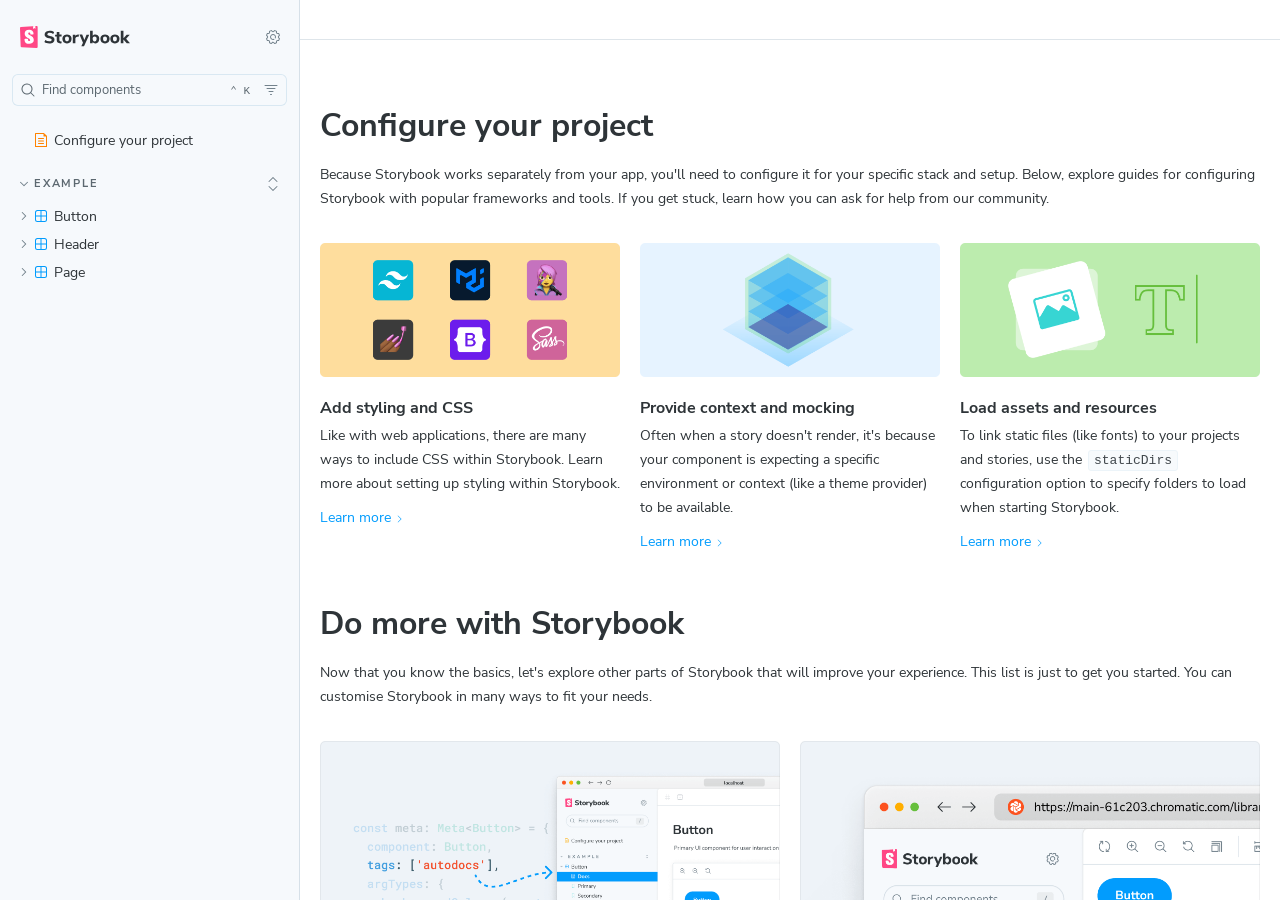
<file: index.html>
<!DOCTYPE html>
<html lang="en">
  <head>
    <meta charset="utf-8" />

    <title>@storybook/core - Storybook</title>
    <meta name="viewport" content="width=device-width, initial-scale=1, maximum-scale=1" />

    
    <link rel="icon" type="image/svg+xml" href="./favicon.svg" />
    
    <style>
      @font-face {
        font-family: 'Nunito Sans';
        font-style: normal;
        font-weight: 400;
        font-display: swap;
        src: url('./sb-common-assets/nunito-sans-regular.woff2') format('woff2');
      }

      @font-face {
        font-family: 'Nunito Sans';
        font-style: italic;
        font-weight: 400;
        font-display: swap;
        src: url('./sb-common-assets/nunito-sans-italic.woff2') format('woff2');
      }

      @font-face {
        font-family: 'Nunito Sans';
        font-style: normal;
        font-weight: 700;
        font-display: swap;
        src: url('./sb-common-assets/nunito-sans-bold.woff2') format('woff2');
      }

      @font-face {
        font-family: 'Nunito Sans';
        font-style: italic;
        font-weight: 700;
        font-display: swap;
        src: url('./sb-common-assets/nunito-sans-bold-italic.woff2') format('woff2');
      }
    </style>

    <link href="./sb-manager/runtime.js" rel="modulepreload" />

    
    <link href="./sb-addons/storybook-core-core-server-presets-0/common-manager-bundle.js" rel="modulepreload" />
    
    <link href="./sb-addons/essentials-controls-1/manager-bundle.js" rel="modulepreload" />
    
    <link href="./sb-addons/essentials-actions-2/manager-bundle.js" rel="modulepreload" />
    
    <link href="./sb-addons/essentials-docs-3/manager-bundle.js" rel="modulepreload" />
    
    <link href="./sb-addons/essentials-backgrounds-4/manager-bundle.js" rel="modulepreload" />
    
    <link href="./sb-addons/essentials-viewport-5/manager-bundle.js" rel="modulepreload" />
    
    <link href="./sb-addons/essentials-toolbars-6/manager-bundle.js" rel="modulepreload" />
    
    <link href="./sb-addons/essentials-measure-7/manager-bundle.js" rel="modulepreload" />
    
    <link href="./sb-addons/essentials-outline-8/manager-bundle.js" rel="modulepreload" />
    
    <link href="./sb-addons/onboarding-9/manager-bundle.js" rel="modulepreload" />
    
    <link href="./sb-addons/chromatic-com-storybook-10/manager-bundle.js" rel="modulepreload" />
    
    <link href="./sb-addons/storybook-experimental-addon-test-11/manager-bundle.js" rel="modulepreload" />
       

    <style>
      #storybook-root[hidden] {
        display: none !important;
      }
    </style>

    
  </head>
  <body>
    <div id="root"></div>

    
    <script>
      
        
          window['FEATURES'] = {
  "argTypeTargetsV7": true,
  "legacyDecoratorFileOrder": false,
  "disallowImplicitActionsInRenderV8": true
};
        
      
        
          window['REFS'] = {};
        
      
        
          window['LOGLEVEL'] = "info";
        
      
        
          window['DOCS_OPTIONS'] = {
  "defaultName": "Docs",
  "autodocs": "tag"
};
        
      
        
          window['CONFIG_TYPE'] = "PRODUCTION";
        
      
        
      
        
      
        
          window['TAGS_OPTIONS'] = {
  "dev-only": {
    "excludeFromDocsStories": true
  },
  "docs-only": {
    "excludeFromSidebar": true
  },
  "test-only": {
    "excludeFromSidebar": true,
    "excludeFromDocsStories": true
  }
};
        
      
        
          window['STORYBOOK_RENDERER'] = "react";
        
      
        
          window['STORYBOOK_BUILDER'] = "@storybook/builder-vite";
        
      
        
          window['STORYBOOK_FRAMEWORK'] = "/home/runner/work/mono-repo/mono-repo/node_modules/@storybook/react-vite";
        
      
    </script>
    

    <script type="module">
      import './sb-manager/globals-runtime.js';
      
      
        import './sb-addons/storybook-core-core-server-presets-0/common-manager-bundle.js';
      
        import './sb-addons/essentials-controls-1/manager-bundle.js';
      
        import './sb-addons/essentials-actions-2/manager-bundle.js';
      
        import './sb-addons/essentials-docs-3/manager-bundle.js';
      
        import './sb-addons/essentials-backgrounds-4/manager-bundle.js';
      
        import './sb-addons/essentials-viewport-5/manager-bundle.js';
      
        import './sb-addons/essentials-toolbars-6/manager-bundle.js';
      
        import './sb-addons/essentials-measure-7/manager-bundle.js';
      
        import './sb-addons/essentials-outline-8/manager-bundle.js';
      
        import './sb-addons/onboarding-9/manager-bundle.js';
      
        import './sb-addons/chromatic-com-storybook-10/manager-bundle.js';
      
        import './sb-addons/storybook-experimental-addon-test-11/manager-bundle.js';
      
      
      import './sb-manager/runtime.js';
    </script>
  </body>
</html>
</file>
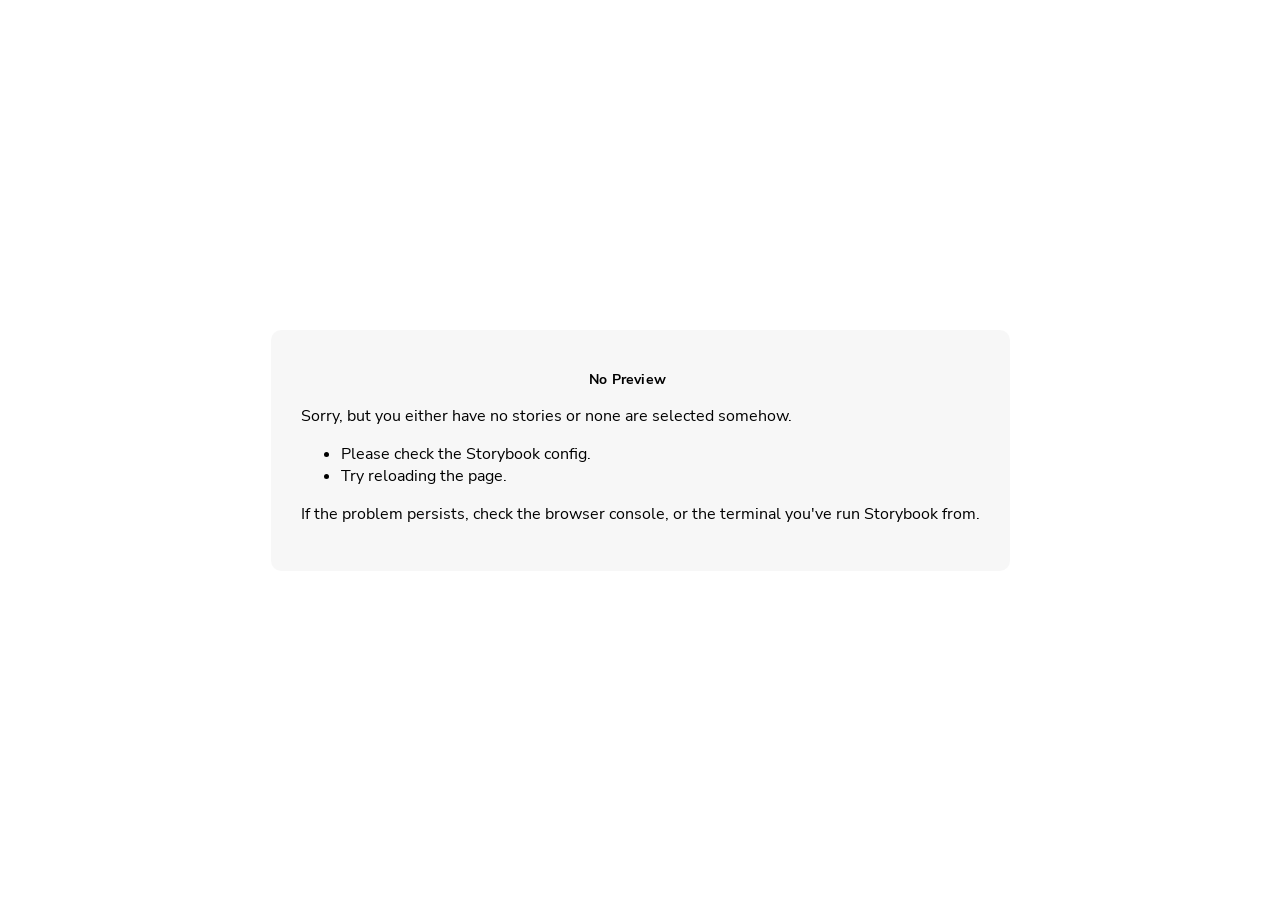
<file: iframe.html>
<!doctype html>
<!--suppress HtmlUnknownTarget -->
<html lang="en">
  <head>
    <meta charset="utf-8" />
    <title>Storybook</title>
    <meta name="viewport" content="width=device-width, initial-scale=1" />

    <style>
      @font-face {
        font-family: 'Nunito Sans';
        font-style: normal;
        font-weight: 400;
        font-display: swap;
        src: url('./sb-common-assets/nunito-sans-regular.woff2') format('woff2');
      }

      @font-face {
        font-family: 'Nunito Sans';
        font-style: italic;
        font-weight: 400;
        font-display: swap;
        src: url('./sb-common-assets/nunito-sans-italic.woff2') format('woff2');
      }

      @font-face {
        font-family: 'Nunito Sans';
        font-style: normal;
        font-weight: 700;
        font-display: swap;
        src: url('./sb-common-assets/nunito-sans-bold.woff2') format('woff2');
      }

      @font-face {
        font-family: 'Nunito Sans';
        font-style: italic;
        font-weight: 700;
        font-display: swap;
        src: url('./sb-common-assets/nunito-sans-bold-italic.woff2') format('woff2');
      }
    </style>

    <script>
      window.CONFIG_TYPE = 'PRODUCTION';
      window.LOGLEVEL = 'info';
      window.FRAMEWORK_OPTIONS = {};
      window.CHANNEL_OPTIONS = {};
      window.FEATURES = {"argTypeTargetsV7":true,"legacyDecoratorFileOrder":false,"disallowImplicitActionsInRenderV8":true};
      window.STORIES = [{"titlePrefix":"","directory":"./src","files":"**/*.mdx","importPathMatcher":"^\\.[\\\\/](?:src(?:\\/(?!\\.)(?:(?:(?!(?:^|\\/)\\.).)*?)\\/|\\/|$)(?!\\.)(?=.)[^/]*?\\.mdx)$"},{"titlePrefix":"","directory":"./src","files":"**/*.stories.@(js|jsx|mjs|ts|tsx)","importPathMatcher":"^\\.[\\\\/](?:src(?:\\/(?!\\.)(?:(?:(?!(?:^|\\/)\\.).)*?)\\/|\\/|$)(?!\\.)(?=.)[^/]*?\\.stories\\.(js|jsx|mjs|ts|tsx))$"}];
      window.DOCS_OPTIONS = {"defaultName":"Docs","autodocs":"tag"};
      window.TAGS_OPTIONS = {"dev-only":{"excludeFromDocsStories":true},"docs-only":{"excludeFromSidebar":true},"test-only":{"excludeFromSidebar":true,"excludeFromDocsStories":true}};

      

      // We do this so that "module && module.hot" etc. in Storybook source code
      // doesn't fail (it will simply be disabled)
      window.module = undefined;
      window.global = window;
    </script>
    <base target="_parent" />

<style>
  /* While we aren't showing the main block yet, but still preparing, we want everything the user
     has rendered, which may or may not be in #storybook-root, to be display none */
  .sb-show-preparing-story:not(.sb-show-main) > :not(.sb-preparing-story) {
    display: none;
  }

  .sb-show-preparing-docs:not(.sb-show-main) > :not(.sb-preparing-docs) {
    display: none;
  }

  /* Hide our own blocks when we aren't supposed to be showing them */
  :not(.sb-show-preparing-story) > .sb-preparing-story,
  :not(.sb-show-preparing-docs) > .sb-preparing-docs,
  :not(.sb-show-nopreview) > .sb-nopreview,
  :not(.sb-show-errordisplay) > .sb-errordisplay {
    display: none;
  }

  .sb-show-main.sb-main-centered {
    margin: 0;
    display: flex;
    align-items: center;
    min-height: 100vh;
  }

  .sb-show-main.sb-main-centered #storybook-root {
    box-sizing: border-box;
    margin: auto;
    padding: 1rem;
    max-height: 100%;
    /* Hack for centering correctly in IE11 */
  }

  /* Vertical centering fix for IE11 */
  @media screen and (-ms-high-contrast: none), (-ms-high-contrast: active) {
    .sb-show-main.sb-main-centered:after {
      content: '';
      min-height: inherit;
      font-size: 0;
    }
  }

  .sb-show-main.sb-main-fullscreen {
    margin: 0;
    padding: 0;
    display: block;
  }

  .sb-show-main.sb-main-padded {
    margin: 0;
    padding: 1rem;
    display: block;
    box-sizing: border-box;
  }

  .sb-wrapper {
    position: fixed;
    top: 0;
    bottom: 0;
    left: 0;
    right: 0;
    box-sizing: border-box;

    padding: 40px;
    font-family:
      'Nunito Sans',
      -apple-system,
      '.SFNSText-Regular',
      'San Francisco',
      BlinkMacSystemFont,
      'Segoe UI',
      'Helvetica Neue',
      Helvetica,
      Arial,
      sans-serif;
    -webkit-font-smoothing: antialiased;
    overflow: auto;
  }

  @media (max-width: 700px) {
    .sb-wrapper {
      padding: 20px;
    }
  }

  @media (max-width: 500px) {
    .sb-wrapper {
      padding: 10px;
    }
  }

  .sb-heading {
    font-size: 14px;
    font-weight: 600;
    letter-spacing: 0.2px;
    margin: 10px 0;
    padding-right: 25px;
  }

  .sb-nopreview {
    display: flex;
    align-content: center;
    justify-content: center;
    box-sizing: border-box;
  }

  .sb-nopreview_main {
    margin: auto;
    padding: 30px;
    border-radius: 10px;
    background: rgba(0, 0, 0, 0.03);
  }

  .sb-nopreview_heading {
    text-align: center;
  }

  .sb-errordisplay {
    background: #f6f9fc;
    color: black;
    z-index: 999999;
    width: 100vw;
    min-height: 100vh;
    box-sizing: border-box;

    & ol {
      padding-left: 18px;
      margin: 0;
    }

    & h1 {
      font-family: Nunito Sans;
      font-size: 22px;
      font-weight: 400;
      line-height: 30px;
      font-weight: normal;
      margin: 0;

      &::before {
        content: '';
        display: inline-block;
        width: 12px;
        height: 12px;
        background: #ff4400;
        border-radius: 50%;
        margin-right: 8px;
      }
    }

    & p,
    & ol {
      font-family: Nunito Sans;
      font-size: 14px;
      font-weight: 400;
      line-height: 19px;
      margin: 0;
    }

    & li + li {
      margin: 0;
      padding: 0;
      padding-top: 12px;
    }

    & a {
      color: currentColor;
    }
  }

  .sb-errordisplay_main {
    margin: auto;
    padding: 24px;
    display: flex;
    box-sizing: border-box;

    flex-direction: column;
    min-height: 100%;
    width: 100%;
    border-radius: 6px;
    background: white;
    border: 1px solid #ff0000;
    box-shadow: 0 0 64px rgba(0, 0, 0, 0.1);
    gap: 24px;
  }

  .sb-errordisplay_code {
    padding: 10px;
    flex: 1;
    background: #242424;
    color: #c6c6c6;
    box-sizing: border-box;

    font-size: 14px;
    font-weight: 400;
    line-height: 19px;
    border-radius: 4px;

    font-family: 'Operator Mono', 'Fira Code Retina', 'Fira Code', 'FiraCode-Retina', 'Andale Mono',
      'Lucida Console', Consolas, Monaco, monospace;
    margin: 0;
    overflow: auto;
  }

  .sb-errordisplay pre {
    white-space: pre-wrap;
    white-space: revert;
  }

  @-webkit-keyframes sb-rotate360 {
    from {
      transform: rotate(0deg);
    }

    to {
      transform: rotate(360deg);
    }
  }

  @keyframes sb-rotate360 {
    from {
      transform: rotate(0deg);
    }

    to {
      transform: rotate(360deg);
    }
  }

  @-webkit-keyframes sb-glow {
    0%,
    100% {
      opacity: 1;
    }

    50% {
      opacity: 0.4;
    }
  }

  @keyframes sb-glow {
    0%,
    100% {
      opacity: 1;
    }

    50% {
      opacity: 0.4;
    }
  }

  /* We display the preparing loaders *over* the rendering story */
  .sb-preparing-story,
  .sb-preparing-docs {
    background-color: white;
    /* Maximum possible z-index. It would be better to use stacking contexts to ensure it's always
    on top, but this isn't possible as it would require making CSS changes that could affect user code */
    z-index: 2147483647;
  }

  .sb-loader {
    -webkit-animation: sb-rotate360 0.7s linear infinite;
    animation: sb-rotate360 0.7s linear infinite;
    border-color: rgba(97, 97, 97, 0.29);
    border-radius: 50%;
    border-style: solid;
    border-top-color: #646464;
    border-width: 2px;
    display: inline-block;
    height: 32px;
    left: 50%;
    margin-left: -16px;
    margin-top: -16px;
    mix-blend-mode: difference;
    overflow: hidden;
    position: absolute;
    top: 50%;
    transition: all 200ms ease-out;
    vertical-align: top;
    width: 32px;
    z-index: 4;
  }

  .sb-previewBlock {
    background: #fff;
    border: 1px solid rgba(0, 0, 0, 0.1);
    border-radius: 4px;
    box-shadow: rgba(0, 0, 0, 0.1) 0 1px 3px 0;
    margin: 25px auto 40px;
    max-width: 600px;
  }

  .sb-previewBlock_header {
    align-items: center;
    box-shadow: rgba(0, 0, 0, 0.1) 0 -1px 0 0 inset;
    display: flex;
    gap: 14px;
    height: 40px;
    padding: 0 12px;
  }

  .sb-previewBlock_icon {
    -webkit-animation: sb-glow 1.5s ease-in-out infinite;
    animation: sb-glow 1.5s ease-in-out infinite;
    background: #e6e6e6;
    height: 14px;
    width: 14px;
  }

  .sb-previewBlock_icon:last-child {
    margin-left: auto;
  }

  .sb-previewBlock_body {
    -webkit-animation: sb-glow 1.5s ease-in-out infinite;
    animation: sb-glow 1.5s ease-in-out infinite;
    height: 182px;
    position: relative;
  }

  .sb-argstableBlock {
    border-collapse: collapse;
    border-spacing: 0;
    font-size: 13px;
    line-height: 20px;
    margin: 25px auto 40px;
    max-width: 600px;
    text-align: left;
    width: 100%;
  }

  .sb-argstableBlock th:first-of-type,
  .sb-argstableBlock td:first-of-type {
    padding-left: 20px;
  }

  .sb-argstableBlock th:nth-of-type(2),
  .sb-argstableBlock td:nth-of-type(2) {
    width: 35%;
  }

  .sb-argstableBlock th:nth-of-type(3),
  .sb-argstableBlock td:nth-of-type(3) {
    width: 15%;
  }

  .sb-argstableBlock th:last-of-type,
  .sb-argstableBlock td:last-of-type {
    width: 25%;
    padding-right: 20px;
  }

  .sb-argstableBlock th span,
  .sb-argstableBlock td span {
    -webkit-animation: sb-glow 1.5s ease-in-out infinite;
    animation: sb-glow 1.5s ease-in-out infinite;
    background-color: rgba(0, 0, 0, 0.1);
    border-radius: 0;
    box-shadow: none;
    color: transparent;
  }

  .sb-argstableBlock th {
    padding: 10px 15px;
  }

  .sb-argstableBlock-body {
    border-radius: 4px;
    box-shadow:
      rgba(0, 0, 0, 0.1) 0 1px 3px 1px,
      rgba(0, 0, 0, 0.065) 0 0 0 1px;
  }

  .sb-argstableBlock-body tr {
    background: transparent;
    overflow: hidden;
  }

  .sb-argstableBlock-body tr:not(:first-child) {
    border-top: 1px solid #e6e6e6;
  }

  .sb-argstableBlock-body tr:first-child td:first-child {
    border-top-left-radius: 4px;
  }

  .sb-argstableBlock-body tr:first-child td:last-child {
    border-top-right-radius: 4px;
  }

  .sb-argstableBlock-body tr:last-child td:first-child {
    border-bottom-left-radius: 4px;
  }

  .sb-argstableBlock-body tr:last-child td:last-child {
    border-bottom-right-radius: 4px;
  }

  .sb-argstableBlock-body td {
    background: #fff;
    padding-bottom: 10px;
    padding-top: 10px;
    vertical-align: top;
  }

  .sb-argstableBlock-body td:not(:first-of-type) {
    padding-left: 15px;
    padding-right: 15px;
  }

  .sb-argstableBlock-body button {
    -webkit-animation: sb-glow 1.5s ease-in-out infinite;
    animation: sb-glow 1.5s ease-in-out infinite;
    background-color: rgba(0, 0, 0, 0.1);
    border: 0;
    border-radius: 0;
    box-shadow: none;
    color: transparent;
    display: inline;
    font-size: 12px;
    line-height: 1;
    padding: 10px 16px;
  }

  .sb-argstableBlock-summary {
    margin-top: 4px;
  }

  .sb-argstableBlock-code {
    margin-right: 4px;
    margin-bottom: 4px;
    padding: 2px 5px;
  }
</style>

<script>
  /* globals window */
  /* eslint-disable no-underscore-dangle */
  try {
    if (window.top !== window) {
      window.__REACT_DEVTOOLS_GLOBAL_HOOK__ = window.top.__REACT_DEVTOOLS_GLOBAL_HOOK__;
      window.__VUE_DEVTOOLS_GLOBAL_HOOK__ = window.top.__VUE_DEVTOOLS_GLOBAL_HOOK__;
      window.top.__VUE_DEVTOOLS_CONTEXT__ = window.document;
    }
  } catch (e) {
    // eslint-disable-next-line no-console
    console.warn('unable to connect to top frame for connecting dev tools');
  }
</script>

    <script type="module" crossorigin src="./assets/iframe-CVhk0yYH.js"></script>
  </head>

  <body>
    <div class="sb-preparing-story sb-wrapper">
  <div class="sb-loader"></div>
</div>

<div class="sb-preparing-docs sb-wrapper">
  <div class="sb-previewBlock">
    <div class="sb-previewBlock_header">
      <div class="sb-previewBlock_icon"></div>
      <div class="sb-previewBlock_icon"></div>
      <div class="sb-previewBlock_icon"></div>
      <div class="sb-previewBlock_icon"></div>
    </div>
    <div class="sb-previewBlock_body">
      <div class="sb-loader"></div>
    </div>
  </div>
  <table aria-hidden="true" class="sb-argstableBlock">
    <thead class="sb-argstableBlock-head">
      <tr>
        <th><span>Name</span></th>
        <th><span>Description</span></th>
        <th><span>Default</span></th>
        <th><span>Control </span></th>
      </tr>
    </thead>
    <tbody class="sb-argstableBlock-body">
      <tr>
        <td><span>propertyName</span><span title="Required">*</span></td>
        <td>
          <div><span>This is a short description</span></div>
          <div class="sb-argstableBlock-summary">
            <div><span class="sb-argstableBlock-code">summary</span></div>
          </div>
        </td>
        <td>
          <div><span class="sb-argstableBlock-code">defaultValue</span></div>
        </td>
        <td><button>Set string</button></td>
      </tr>
      <tr>
        <td><span>propertyName</span><span>*</span></td>
        <td>
          <div><span>This is a short description</span></div>
          <div class="sb-argstableBlock-summary">
            <div><span class="sb-argstableBlock-code">summary</span></div>
          </div>
        </td>
        <td>
          <div><span class="sb-argstableBlock-code">defaultValue</span></div>
        </td>
        <td><button>Set string</button></td>
      </tr>
      <tr>
        <td><span>propertyName</span><span>*</span></td>
        <td>
          <div><span>This is a short description</span></div>
          <div class="sb-argstableBlock-summary">
            <div><span class="sb-argstableBlock-code">summary</span></div>
          </div>
        </td>
        <td>
          <div><span class="sb-argstableBlock-code">defaultValue</span></div>
        </td>
        <td><button>Set string</button></td>
      </tr>
    </tbody>
  </table>
</div>

<div class="sb-nopreview sb-wrapper">
  <div class="sb-nopreview_main">
    <h1 class="sb-nopreview_heading sb-heading">No Preview</h1>
    <p>Sorry, but you either have no stories or none are selected somehow.</p>
    <ul>
      <li>Please check the Storybook config.</li>
      <li>Try reloading the page.</li>
    </ul>
    <p>
      If the problem persists, check the browser console, or the terminal you've run Storybook from.
    </p>
  </div>
</div>

<div class="sb-errordisplay sb-wrapper">
  <div class="sb-errordisplay_main">
    <h1 id="error-message"></h1>
    <p>
      The component failed to render properly, likely due to a configuration issue in Storybook.
      Here are some common causes and how you can address them:
    </p>
    <ol>
      <li>
        <strong>Missing Context/Providers</strong>: You can use decorators to supply specific
        contexts or providers, which are sometimes necessary for components to render correctly. For
        detailed instructions on using decorators, please visit the
        <a href="https://storybook.js.org/docs/writing-stories/decorators"
          >Decorators documentation</a
        >.
      </li>
      <li>
        <strong>Misconfigured Webpack or Vite</strong>: Verify that Storybook picks up all necessary
        settings for loaders, plugins, and other relevant parameters. You can find step-by-step
        guides for configuring
        <a href="https://storybook.js.org/docs/builders/webpack">Webpack</a> or
        <a href="https://storybook.js.org/docs/builders/vite">Vite</a>
        with Storybook.
      </li>
      <li>
        <strong>Missing Environment Variables</strong>: Your Storybook may require specific
        environment variables to function as intended. You can set up custom environment variables
        as outlined in the
        <a href="https://storybook.js.org/docs/configure/environment-variables"
          >Environment Variables documentation</a
        >.
      </li>
    </ol>
    <pre class="sb-errordisplay_code"><code id="error-stack"></code></pre>
  </div>
</div>

    <div id="storybook-root"></div>
    <div id="storybook-docs"></div>
    <script>
      // eslint-disable-next-line no-underscore-dangle, @typescript-eslint/naming-convention
      function __onViteAppLoadingError(event) {
        const hostname = globalThis.location.hostname;
        if (hostname !== 'localhost' && globalThis.CONFIG_TYPE === 'DEVELOPMENT') {
          const message = `Failed to load the Storybook preview file 'vite-app.js':

It looks like you're visiting the Storybook development server on another hostname than localhost: '${hostname}', but you haven't configured the necessary security features to support this.
Please re-run your Storybook development server with the '--host ${hostname}' flag, or manually configure your Vite allowedHosts configuration with viteFinal.

See:`;
          const docs = [
            'https://storybook.js.org/docs/api/cli-options#dev',
            'https://storybook.js.org/docs/api/main-config/main-config-vite-final',
            'https://vite.dev/config/server-options.html#server-allowedhosts',
          ];
          console.error(`${message}\n${docs.map((doc) => `- ${doc}`).join('\n')}`);

          document.getElementById('storybook-root').innerHTML =
            `<p style="color: red; max-width: 70ch">${message.replaceAll(
              '\n',
              '<br/>'
            )}<ul>${docs.map((doc) => `<li><a href='${doc}' target='_blank'>${doc}</a></li>`).join('')}<ul></p>`;
          return;
        }
      }
    </script>
  </body>
</html>
</file>
